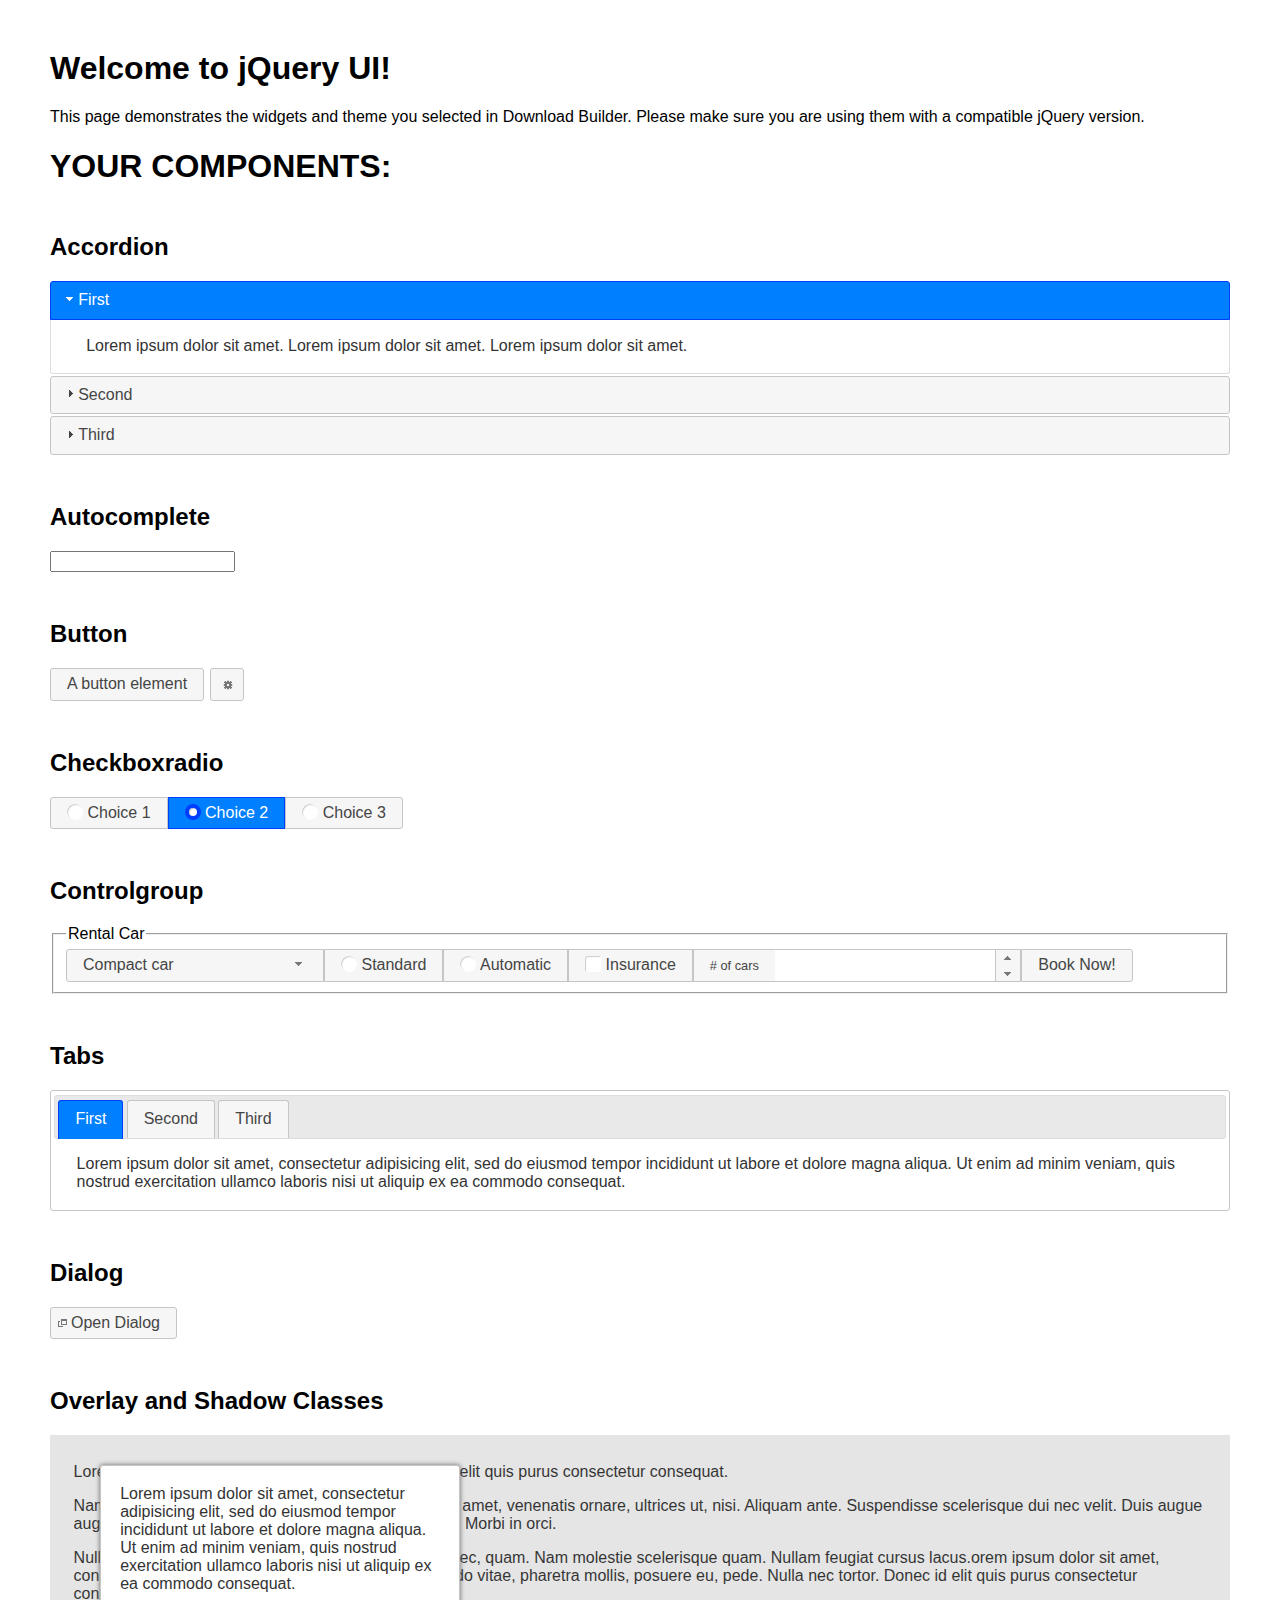
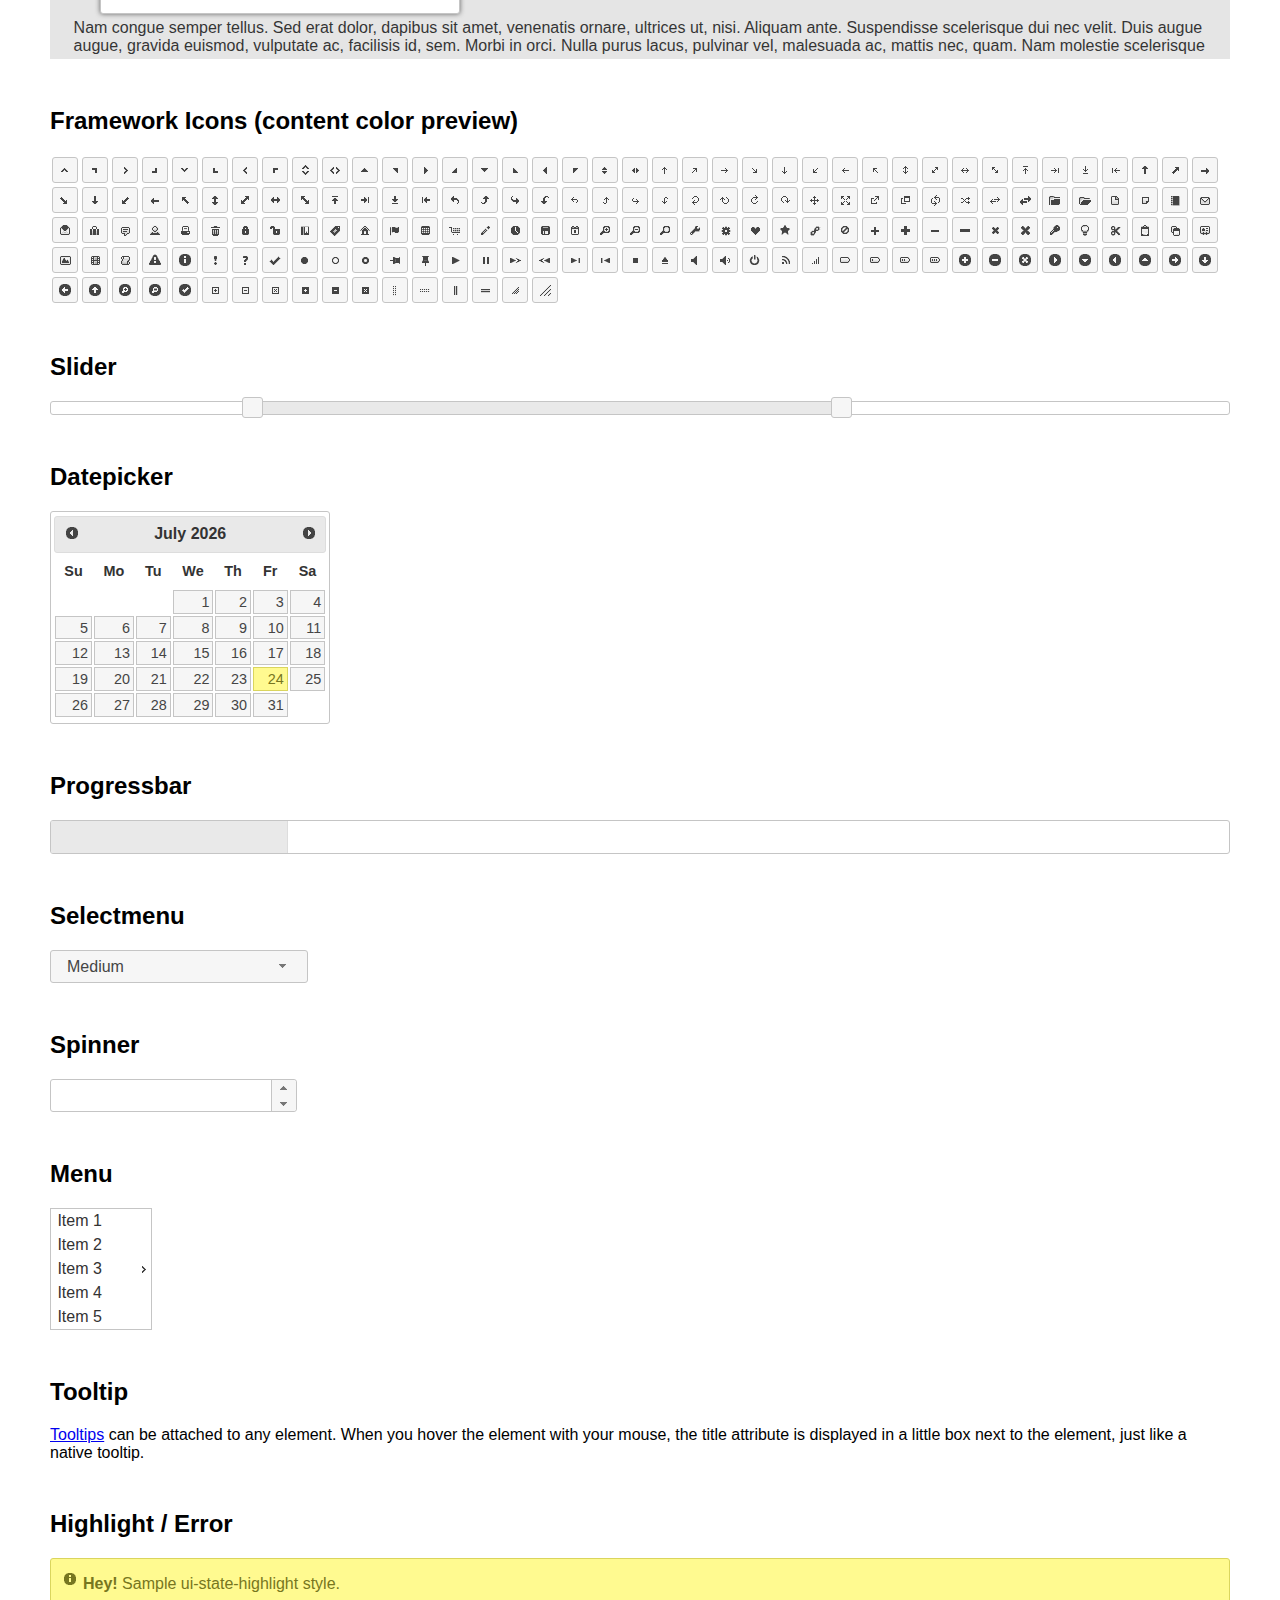
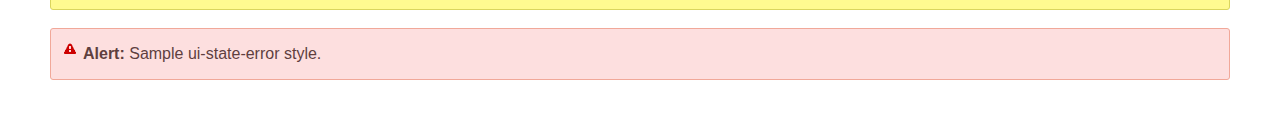
<file: public/vendors/jquery-ui/index.html>
<!doctype html>
<html lang="us">
<head>
	<meta charset="utf-8">
	<title>jQuery UI Example Page</title>
	<link href="jquery-ui.css" rel="stylesheet">
	<style>
	body{
		font-family: "Trebuchet MS", sans-serif;
		margin: 50px;
	}
	.demoHeaders {
		margin-top: 2em;
	}
	#dialog-link {
		padding: .4em 1em .4em 20px;
		text-decoration: none;
		position: relative;
	}
	#dialog-link span.ui-icon {
		margin: 0 5px 0 0;
		position: absolute;
		left: .2em;
		top: 50%;
		margin-top: -8px;
	}
	#icons {
		margin: 0;
		padding: 0;
	}
	#icons li {
		margin: 2px;
		position: relative;
		padding: 4px 0;
		cursor: pointer;
		float: left;
		list-style: none;
	}
	#icons span.ui-icon {
		float: left;
		margin: 0 4px;
	}
	.fakewindowcontain .ui-widget-overlay {
		position: absolute;
	}
	select {
		width: 200px;
	}
	</style>
</head>
<body>

<h1>Welcome to jQuery UI!</h1>

<div class="ui-widget">
	<p>This page demonstrates the widgets and theme you selected in Download Builder. Please make sure you are using them with a compatible jQuery version.</p>
</div>

<h1>YOUR COMPONENTS:</h1>


<!-- Accordion -->
<h2 class="demoHeaders">Accordion</h2>
<div id="accordion">
	<h3>First</h3>
	<div>Lorem ipsum dolor sit amet. Lorem ipsum dolor sit amet. Lorem ipsum dolor sit amet.</div>
	<h3>Second</h3>
	<div>Phasellus mattis tincidunt nibh.</div>
	<h3>Third</h3>
	<div>Nam dui erat, auctor a, dignissim quis.</div>
</div>



<!-- Autocomplete -->
<h2 class="demoHeaders">Autocomplete</h2>
<div>
	<input id="autocomplete" title="type &quot;a&quot;">
</div>



<!-- Button -->
<h2 class="demoHeaders">Button</h2>
<button id="button">A button element</button>
<button id="button-icon">An icon-only button</button>



<!-- Checkboxradio -->
<h2 class="demoHeaders">Checkboxradio</h2>
<form style="margin-top: 1em;">
	<div id="radioset">
		<input type="radio" id="radio1" name="radio"><label for="radio1">Choice 1</label>
		<input type="radio" id="radio2" name="radio" checked="checked"><label for="radio2">Choice 2</label>
		<input type="radio" id="radio3" name="radio"><label for="radio3">Choice 3</label>
	</div>
</form>



<!-- Controlgroup -->
<h2 class="demoHeaders">Controlgroup</h2>
<fieldset>
	<legend>Rental Car</legend>
	<div id="controlgroup">
		<select id="car-type">
			<option>Compact car</option>
			<option>Midsize car</option>
			<option>Full size car</option>
			<option>SUV</option>
			<option>Luxury</option>
			<option>Truck</option>
			<option>Van</option>
		</select>
		<label for="transmission-standard">Standard</label>
		<input type="radio" name="transmission" id="transmission-standard">
		<label for="transmission-automatic">Automatic</label>
		<input type="radio" name="transmission" id="transmission-automatic">
		<label for="insurance">Insurance</label>
		<input type="checkbox" name="insurance" id="insurance">
		<label for="horizontal-spinner" class="ui-controlgroup-label"># of cars</label>
		<input id="horizontal-spinner" class="ui-spinner-input">
		<button>Book Now!</button>
	</div>
</fieldset>



<!-- Tabs -->
<h2 class="demoHeaders">Tabs</h2>
<div id="tabs">
	<ul>
		<li><a href="#tabs-1">First</a></li>
		<li><a href="#tabs-2">Second</a></li>
		<li><a href="#tabs-3">Third</a></li>
	</ul>
	<div id="tabs-1">Lorem ipsum dolor sit amet, consectetur adipisicing elit, sed do eiusmod tempor incididunt ut labore et dolore magna aliqua. Ut enim ad minim veniam, quis nostrud exercitation ullamco laboris nisi ut aliquip ex ea commodo consequat.</div>
	<div id="tabs-2">Phasellus mattis tincidunt nibh. Cras orci urna, blandit id, pretium vel, aliquet ornare, felis. Maecenas scelerisque sem non nisl. Fusce sed lorem in enim dictum bibendum.</div>
	<div id="tabs-3">Nam dui erat, auctor a, dignissim quis, sollicitudin eu, felis. Pellentesque nisi urna, interdum eget, sagittis et, consequat vestibulum, lacus. Mauris porttitor ullamcorper augue.</div>
</div>



<h2 class="demoHeaders">Dialog</h2>
<p>
	<button id="dialog-link" class="ui-button ui-corner-all ui-widget">
		<span class="ui-icon ui-icon-newwin"></span>Open Dialog
	</button>
</p>

<h2 class="demoHeaders">Overlay and Shadow Classes</h2>
<div style="position: relative; width: 96%; height: 200px; padding:1% 2%; overflow:hidden;" class="fakewindowcontain">
	<p>Lorem ipsum dolor sit amet,  Nulla nec tortor. Donec id elit quis purus consectetur consequat. </p><p>Nam congue semper tellus. Sed erat dolor, dapibus sit amet, venenatis ornare, ultrices ut, nisi. Aliquam ante. Suspendisse scelerisque dui nec velit. Duis augue augue, gravida euismod, vulputate ac, facilisis id, sem. Morbi in orci. </p><p>Nulla purus lacus, pulvinar vel, malesuada ac, mattis nec, quam. Nam molestie scelerisque quam. Nullam feugiat cursus lacus.orem ipsum dolor sit amet, consectetur adipiscing elit. Donec libero risus, commodo vitae, pharetra mollis, posuere eu, pede. Nulla nec tortor. Donec id elit quis purus consectetur consequat. </p><p>Nam congue semper tellus. Sed erat dolor, dapibus sit amet, venenatis ornare, ultrices ut, nisi. Aliquam ante. Suspendisse scelerisque dui nec velit. Duis augue augue, gravida euismod, vulputate ac, facilisis id, sem. Morbi in orci. Nulla purus lacus, pulvinar vel, malesuada ac, mattis nec, quam. Nam molestie scelerisque quam. </p><p>Nullam feugiat cursus lacus.orem ipsum dolor sit amet, consectetur adipiscing elit. Donec libero risus, commodo vitae, pharetra mollis, posuere eu, pede. Nulla nec tortor. Donec id elit quis purus consectetur consequat. Nam congue semper tellus. Sed erat dolor, dapibus sit amet, venenatis ornare, ultrices ut, nisi. Aliquam ante. </p><p>Suspendisse scelerisque dui nec velit. Duis augue augue, gravida euismod, vulputate ac, facilisis id, sem. Morbi in orci. Nulla purus lacus, pulvinar vel, malesuada ac, mattis nec, quam. Nam molestie scelerisque quam. Nullam feugiat cursus lacus.orem ipsum dolor sit amet, consectetur adipiscing elit. Donec libero risus, commodo vitae, pharetra mollis, posuere eu, pede. Nulla nec tortor. Donec id elit quis purus consectetur consequat. Nam congue semper tellus. Sed erat dolor, dapibus sit amet, venenatis ornare, ultrices ut, nisi. </p>

	<!-- ui-dialog -->
	<div class="ui-widget-overlay ui-front"></div>
	<div style="position: absolute; width: 320px; left: 50px; top: 30px; padding: 1.2em" class="ui-widget ui-front ui-widget-content ui-corner-all ui-widget-shadow">
		Lorem ipsum dolor sit amet, consectetur adipisicing elit, sed do eiusmod tempor incididunt ut labore et dolore magna aliqua. Ut enim ad minim veniam, quis nostrud exercitation ullamco laboris nisi ut aliquip ex ea commodo consequat.
	</div>

</div>

<!-- ui-dialog -->
<div id="dialog" title="Dialog Title">
	<p>Lorem ipsum dolor sit amet, consectetur adipisicing elit, sed do eiusmod tempor incididunt ut labore et dolore magna aliqua. Ut enim ad minim veniam, quis nostrud exercitation ullamco laboris nisi ut aliquip ex ea commodo consequat.</p>
</div>



<h2 class="demoHeaders">Framework Icons (content color preview)</h2>
<ul id="icons" class="ui-widget ui-helper-clearfix">
	<li class="ui-state-default ui-corner-all" title=".ui-icon-caret-1-n"><span class="ui-icon ui-icon-caret-1-n"></span></li>
	<li class="ui-state-default ui-corner-all" title=".ui-icon-caret-1-ne"><span class="ui-icon ui-icon-caret-1-ne"></span></li>
	<li class="ui-state-default ui-corner-all" title=".ui-icon-caret-1-e"><span class="ui-icon ui-icon-caret-1-e"></span></li>
	<li class="ui-state-default ui-corner-all" title=".ui-icon-caret-1-se"><span class="ui-icon ui-icon-caret-1-se"></span></li>
	<li class="ui-state-default ui-corner-all" title=".ui-icon-caret-1-s"><span class="ui-icon ui-icon-caret-1-s"></span></li>
	<li class="ui-state-default ui-corner-all" title=".ui-icon-caret-1-sw"><span class="ui-icon ui-icon-caret-1-sw"></span></li>
	<li class="ui-state-default ui-corner-all" title=".ui-icon-caret-1-w"><span class="ui-icon ui-icon-caret-1-w"></span></li>
	<li class="ui-state-default ui-corner-all" title=".ui-icon-caret-1-nw"><span class="ui-icon ui-icon-caret-1-nw"></span></li>
	<li class="ui-state-default ui-corner-all" title=".ui-icon-caret-2-n-s"><span class="ui-icon ui-icon-caret-2-n-s"></span></li>
	<li class="ui-state-default ui-corner-all" title=".ui-icon-caret-2-e-w"><span class="ui-icon ui-icon-caret-2-e-w"></span></li>
	<li class="ui-state-default ui-corner-all" title=".ui-icon-triangle-1-n"><span class="ui-icon ui-icon-triangle-1-n"></span></li>
	<li class="ui-state-default ui-corner-all" title=".ui-icon-triangle-1-ne"><span class="ui-icon ui-icon-triangle-1-ne"></span></li>
	<li class="ui-state-default ui-corner-all" title=".ui-icon-triangle-1-e"><span class="ui-icon ui-icon-triangle-1-e"></span></li>
	<li class="ui-state-default ui-corner-all" title=".ui-icon-triangle-1-se"><span class="ui-icon ui-icon-triangle-1-se"></span></li>
	<li class="ui-state-default ui-corner-all" title=".ui-icon-triangle-1-s"><span class="ui-icon ui-icon-triangle-1-s"></span></li>
	<li class="ui-state-default ui-corner-all" title=".ui-icon-triangle-1-sw"><span class="ui-icon ui-icon-triangle-1-sw"></span></li>
	<li class="ui-state-default ui-corner-all" title=".ui-icon-triangle-1-w"><span class="ui-icon ui-icon-triangle-1-w"></span></li>
	<li class="ui-state-default ui-corner-all" title=".ui-icon-triangle-1-nw"><span class="ui-icon ui-icon-triangle-1-nw"></span></li>
	<li class="ui-state-default ui-corner-all" title=".ui-icon-triangle-2-n-s"><span class="ui-icon ui-icon-triangle-2-n-s"></span></li>
	<li class="ui-state-default ui-corner-all" title=".ui-icon-triangle-2-e-w"><span class="ui-icon ui-icon-triangle-2-e-w"></span></li>
	<li class="ui-state-default ui-corner-all" title=".ui-icon-arrow-1-n"><span class="ui-icon ui-icon-arrow-1-n"></span></li>
	<li class="ui-state-default ui-corner-all" title=".ui-icon-arrow-1-ne"><span class="ui-icon ui-icon-arrow-1-ne"></span></li>
	<li class="ui-state-default ui-corner-all" title=".ui-icon-arrow-1-e"><span class="ui-icon ui-icon-arrow-1-e"></span></li>
	<li class="ui-state-default ui-corner-all" title=".ui-icon-arrow-1-se"><span class="ui-icon ui-icon-arrow-1-se"></span></li>
	<li class="ui-state-default ui-corner-all" title=".ui-icon-arrow-1-s"><span class="ui-icon ui-icon-arrow-1-s"></span></li>
	<li class="ui-state-default ui-corner-all" title=".ui-icon-arrow-1-sw"><span class="ui-icon ui-icon-arrow-1-sw"></span></li>
	<li class="ui-state-default ui-corner-all" title=".ui-icon-arrow-1-w"><span class="ui-icon ui-icon-arrow-1-w"></span></li>
	<li class="ui-state-default ui-corner-all" title=".ui-icon-arrow-1-nw"><span class="ui-icon ui-icon-arrow-1-nw"></span></li>
	<li class="ui-state-default ui-corner-all" title=".ui-icon-arrow-2-n-s"><span class="ui-icon ui-icon-arrow-2-n-s"></span></li>
	<li class="ui-state-default ui-corner-all" title=".ui-icon-arrow-2-ne-sw"><span class="ui-icon ui-icon-arrow-2-ne-sw"></span></li>
	<li class="ui-state-default ui-corner-all" title=".ui-icon-arrow-2-e-w"><span class="ui-icon ui-icon-arrow-2-e-w"></span></li>
	<li class="ui-state-default ui-corner-all" title=".ui-icon-arrow-2-se-nw"><span class="ui-icon ui-icon-arrow-2-se-nw"></span></li>
	<li class="ui-state-default ui-corner-all" title=".ui-icon-arrowstop-1-n"><span class="ui-icon ui-icon-arrowstop-1-n"></span></li>
	<li class="ui-state-default ui-corner-all" title=".ui-icon-arrowstop-1-e"><span class="ui-icon ui-icon-arrowstop-1-e"></span></li>
	<li class="ui-state-default ui-corner-all" title=".ui-icon-arrowstop-1-s"><span class="ui-icon ui-icon-arrowstop-1-s"></span></li>
	<li class="ui-state-default ui-corner-all" title=".ui-icon-arrowstop-1-w"><span class="ui-icon ui-icon-arrowstop-1-w"></span></li>
	<li class="ui-state-default ui-corner-all" title=".ui-icon-arrowthick-1-n"><span class="ui-icon ui-icon-arrowthick-1-n"></span></li>
	<li class="ui-state-default ui-corner-all" title=".ui-icon-arrowthick-1-ne"><span class="ui-icon ui-icon-arrowthick-1-ne"></span></li>
	<li class="ui-state-default ui-corner-all" title=".ui-icon-arrowthick-1-e"><span class="ui-icon ui-icon-arrowthick-1-e"></span></li>
	<li class="ui-state-default ui-corner-all" title=".ui-icon-arrowthick-1-se"><span class="ui-icon ui-icon-arrowthick-1-se"></span></li>
	<li class="ui-state-default ui-corner-all" title=".ui-icon-arrowthick-1-s"><span class="ui-icon ui-icon-arrowthick-1-s"></span></li>
	<li class="ui-state-default ui-corner-all" title=".ui-icon-arrowthick-1-sw"><span class="ui-icon ui-icon-arrowthick-1-sw"></span></li>
	<li class="ui-state-default ui-corner-all" title=".ui-icon-arrowthick-1-w"><span class="ui-icon ui-icon-arrowthick-1-w"></span></li>
	<li class="ui-state-default ui-corner-all" title=".ui-icon-arrowthick-1-nw"><span class="ui-icon ui-icon-arrowthick-1-nw"></span></li>
	<li class="ui-state-default ui-corner-all" title=".ui-icon-arrowthick-2-n-s"><span class="ui-icon ui-icon-arrowthick-2-n-s"></span></li>
	<li class="ui-state-default ui-corner-all" title=".ui-icon-arrowthick-2-ne-sw"><span class="ui-icon ui-icon-arrowthick-2-ne-sw"></span></li>
	<li class="ui-state-default ui-corner-all" title=".ui-icon-arrowthick-2-e-w"><span class="ui-icon ui-icon-arrowthick-2-e-w"></span></li>
	<li class="ui-state-default ui-corner-all" title=".ui-icon-arrowthick-2-se-nw"><span class="ui-icon ui-icon-arrowthick-2-se-nw"></span></li>
	<li class="ui-state-default ui-corner-all" title=".ui-icon-arrowthickstop-1-n"><span class="ui-icon ui-icon-arrowthickstop-1-n"></span></li>
	<li class="ui-state-default ui-corner-all" title=".ui-icon-arrowthickstop-1-e"><span class="ui-icon ui-icon-arrowthickstop-1-e"></span></li>
	<li class="ui-state-default ui-corner-all" title=".ui-icon-arrowthickstop-1-s"><span class="ui-icon ui-icon-arrowthickstop-1-s"></span></li>
	<li class="ui-state-default ui-corner-all" title=".ui-icon-arrowthickstop-1-w"><span class="ui-icon ui-icon-arrowthickstop-1-w"></span></li>
	<li class="ui-state-default ui-corner-all" title=".ui-icon-arrowreturnthick-1-w"><span class="ui-icon ui-icon-arrowreturnthick-1-w"></span></li>
	<li class="ui-state-default ui-corner-all" title=".ui-icon-arrowreturnthick-1-n"><span class="ui-icon ui-icon-arrowreturnthick-1-n"></span></li>
	<li class="ui-state-default ui-corner-all" title=".ui-icon-arrowreturnthick-1-e"><span class="ui-icon ui-icon-arrowreturnthick-1-e"></span></li>
	<li class="ui-state-default ui-corner-all" title=".ui-icon-arrowreturnthick-1-s"><span class="ui-icon ui-icon-arrowreturnthick-1-s"></span></li>
	<li class="ui-state-default ui-corner-all" title=".ui-icon-arrowreturn-1-w"><span class="ui-icon ui-icon-arrowreturn-1-w"></span></li>
	<li class="ui-state-default ui-corner-all" title=".ui-icon-arrowreturn-1-n"><span class="ui-icon ui-icon-arrowreturn-1-n"></span></li>
	<li class="ui-state-default ui-corner-all" title=".ui-icon-arrowreturn-1-e"><span class="ui-icon ui-icon-arrowreturn-1-e"></span></li>
	<li class="ui-state-default ui-corner-all" title=".ui-icon-arrowreturn-1-s"><span class="ui-icon ui-icon-arrowreturn-1-s"></span></li>
	<li class="ui-state-default ui-corner-all" title=".ui-icon-arrowrefresh-1-w"><span class="ui-icon ui-icon-arrowrefresh-1-w"></span></li>
	<li class="ui-state-default ui-corner-all" title=".ui-icon-arrowrefresh-1-n"><span class="ui-icon ui-icon-arrowrefresh-1-n"></span></li>
	<li class="ui-state-default ui-corner-all" title=".ui-icon-arrowrefresh-1-e"><span class="ui-icon ui-icon-arrowrefresh-1-e"></span></li>
	<li class="ui-state-default ui-corner-all" title=".ui-icon-arrowrefresh-1-s"><span class="ui-icon ui-icon-arrowrefresh-1-s"></span></li>
	<li class="ui-state-default ui-corner-all" title=".ui-icon-arrow-4"><span class="ui-icon ui-icon-arrow-4"></span></li>
	<li class="ui-state-default ui-corner-all" title=".ui-icon-arrow-4-diag"><span class="ui-icon ui-icon-arrow-4-diag"></span></li>
	<li class="ui-state-default ui-corner-all" title=".ui-icon-extlink"><span class="ui-icon ui-icon-extlink"></span></li>
	<li class="ui-state-default ui-corner-all" title=".ui-icon-newwin"><span class="ui-icon ui-icon-newwin"></span></li>
	<li class="ui-state-default ui-corner-all" title=".ui-icon-refresh"><span class="ui-icon ui-icon-refresh"></span></li>
	<li class="ui-state-default ui-corner-all" title=".ui-icon-shuffle"><span class="ui-icon ui-icon-shuffle"></span></li>
	<li class="ui-state-default ui-corner-all" title=".ui-icon-transfer-e-w"><span class="ui-icon ui-icon-transfer-e-w"></span></li>
	<li class="ui-state-default ui-corner-all" title=".ui-icon-transferthick-e-w"><span class="ui-icon ui-icon-transferthick-e-w"></span></li>
	<li class="ui-state-default ui-corner-all" title=".ui-icon-folder-collapsed"><span class="ui-icon ui-icon-folder-collapsed"></span></li>
	<li class="ui-state-default ui-corner-all" title=".ui-icon-folder-open"><span class="ui-icon ui-icon-folder-open"></span></li>
	<li class="ui-state-default ui-corner-all" title=".ui-icon-document"><span class="ui-icon ui-icon-document"></span></li>
	<li class="ui-state-default ui-corner-all" title=".ui-icon-document-b"><span class="ui-icon ui-icon-document-b"></span></li>
	<li class="ui-state-default ui-corner-all" title=".ui-icon-note"><span class="ui-icon ui-icon-note"></span></li>
	<li class="ui-state-default ui-corner-all" title=".ui-icon-mail-closed"><span class="ui-icon ui-icon-mail-closed"></span></li>
	<li class="ui-state-default ui-corner-all" title=".ui-icon-mail-open"><span class="ui-icon ui-icon-mail-open"></span></li>
	<li class="ui-state-default ui-corner-all" title=".ui-icon-suitcase"><span class="ui-icon ui-icon-suitcase"></span></li>
	<li class="ui-state-default ui-corner-all" title=".ui-icon-comment"><span class="ui-icon ui-icon-comment"></span></li>
	<li class="ui-state-default ui-corner-all" title=".ui-icon-person"><span class="ui-icon ui-icon-person"></span></li>
	<li class="ui-state-default ui-corner-all" title=".ui-icon-print"><span class="ui-icon ui-icon-print"></span></li>
	<li class="ui-state-default ui-corner-all" title=".ui-icon-trash"><span class="ui-icon ui-icon-trash"></span></li>
	<li class="ui-state-default ui-corner-all" title=".ui-icon-locked"><span class="ui-icon ui-icon-locked"></span></li>
	<li class="ui-state-default ui-corner-all" title=".ui-icon-unlocked"><span class="ui-icon ui-icon-unlocked"></span></li>
	<li class="ui-state-default ui-corner-all" title=".ui-icon-bookmark"><span class="ui-icon ui-icon-bookmark"></span></li>
	<li class="ui-state-default ui-corner-all" title=".ui-icon-tag"><span class="ui-icon ui-icon-tag"></span></li>
	<li class="ui-state-default ui-corner-all" title=".ui-icon-home"><span class="ui-icon ui-icon-home"></span></li>
	<li class="ui-state-default ui-corner-all" title=".ui-icon-flag"><span class="ui-icon ui-icon-flag"></span></li>
	<li class="ui-state-default ui-corner-all" title=".ui-icon-calculator"><span class="ui-icon ui-icon-calculator"></span></li>
	<li class="ui-state-default ui-corner-all" title=".ui-icon-cart"><span class="ui-icon ui-icon-cart"></span></li>
	<li class="ui-state-default ui-corner-all" title=".ui-icon-pencil"><span class="ui-icon ui-icon-pencil"></span></li>
	<li class="ui-state-default ui-corner-all" title=".ui-icon-clock"><span class="ui-icon ui-icon-clock"></span></li>
	<li class="ui-state-default ui-corner-all" title=".ui-icon-disk"><span class="ui-icon ui-icon-disk"></span></li>
	<li class="ui-state-default ui-corner-all" title=".ui-icon-calendar"><span class="ui-icon ui-icon-calendar"></span></li>
	<li class="ui-state-default ui-corner-all" title=".ui-icon-zoomin"><span class="ui-icon ui-icon-zoomin"></span></li>
	<li class="ui-state-default ui-corner-all" title=".ui-icon-zoomout"><span class="ui-icon ui-icon-zoomout"></span></li>
	<li class="ui-state-default ui-corner-all" title=".ui-icon-search"><span class="ui-icon ui-icon-search"></span></li>
	<li class="ui-state-default ui-corner-all" title=".ui-icon-wrench"><span class="ui-icon ui-icon-wrench"></span></li>
	<li class="ui-state-default ui-corner-all" title=".ui-icon-gear"><span class="ui-icon ui-icon-gear"></span></li>
	<li class="ui-state-default ui-corner-all" title=".ui-icon-heart"><span class="ui-icon ui-icon-heart"></span></li>
	<li class="ui-state-default ui-corner-all" title=".ui-icon-star"><span class="ui-icon ui-icon-star"></span></li>
	<li class="ui-state-default ui-corner-all" title=".ui-icon-link"><span class="ui-icon ui-icon-link"></span></li>
	<li class="ui-state-default ui-corner-all" title=".ui-icon-cancel"><span class="ui-icon ui-icon-cancel"></span></li>
	<li class="ui-state-default ui-corner-all" title=".ui-icon-plus"><span class="ui-icon ui-icon-plus"></span></li>
	<li class="ui-state-default ui-corner-all" title=".ui-icon-plusthick"><span class="ui-icon ui-icon-plusthick"></span></li>
	<li class="ui-state-default ui-corner-all" title=".ui-icon-minus"><span class="ui-icon ui-icon-minus"></span></li>
	<li class="ui-state-default ui-corner-all" title=".ui-icon-minusthick"><span class="ui-icon ui-icon-minusthick"></span></li>
	<li class="ui-state-default ui-corner-all" title=".ui-icon-close"><span class="ui-icon ui-icon-close"></span></li>
	<li class="ui-state-default ui-corner-all" title=".ui-icon-closethick"><span class="ui-icon ui-icon-closethick"></span></li>
	<li class="ui-state-default ui-corner-all" title=".ui-icon-key"><span class="ui-icon ui-icon-key"></span></li>
	<li class="ui-state-default ui-corner-all" title=".ui-icon-lightbulb"><span class="ui-icon ui-icon-lightbulb"></span></li>
	<li class="ui-state-default ui-corner-all" title=".ui-icon-scissors"><span class="ui-icon ui-icon-scissors"></span></li>
	<li class="ui-state-default ui-corner-all" title=".ui-icon-clipboard"><span class="ui-icon ui-icon-clipboard"></span></li>
	<li class="ui-state-default ui-corner-all" title=".ui-icon-copy"><span class="ui-icon ui-icon-copy"></span></li>
	<li class="ui-state-default ui-corner-all" title=".ui-icon-contact"><span class="ui-icon ui-icon-contact"></span></li>
	<li class="ui-state-default ui-corner-all" title=".ui-icon-image"><span class="ui-icon ui-icon-image"></span></li>
	<li class="ui-state-default ui-corner-all" title=".ui-icon-video"><span class="ui-icon ui-icon-video"></span></li>
	<li class="ui-state-default ui-corner-all" title=".ui-icon-script"><span class="ui-icon ui-icon-script"></span></li>
	<li class="ui-state-default ui-corner-all" title=".ui-icon-alert"><span class="ui-icon ui-icon-alert"></span></li>
	<li class="ui-state-default ui-corner-all" title=".ui-icon-info"><span class="ui-icon ui-icon-info"></span></li>
	<li class="ui-state-default ui-corner-all" title=".ui-icon-notice"><span class="ui-icon ui-icon-notice"></span></li>
	<li class="ui-state-default ui-corner-all" title=".ui-icon-help"><span class="ui-icon ui-icon-help"></span></li>
	<li class="ui-state-default ui-corner-all" title=".ui-icon-check"><span class="ui-icon ui-icon-check"></span></li>
	<li class="ui-state-default ui-corner-all" title=".ui-icon-bullet"><span class="ui-icon ui-icon-bullet"></span></li>
	<li class="ui-state-default ui-corner-all" title=".ui-icon-radio-off"><span class="ui-icon ui-icon-radio-off"></span></li>
	<li class="ui-state-default ui-corner-all" title=".ui-icon-radio-on"><span class="ui-icon ui-icon-radio-on"></span></li>
	<li class="ui-state-default ui-corner-all" title=".ui-icon-pin-w"><span class="ui-icon ui-icon-pin-w"></span></li>
	<li class="ui-state-default ui-corner-all" title=".ui-icon-pin-s"><span class="ui-icon ui-icon-pin-s"></span></li>
	<li class="ui-state-default ui-corner-all" title=".ui-icon-play"><span class="ui-icon ui-icon-play"></span></li>
	<li class="ui-state-default ui-corner-all" title=".ui-icon-pause"><span class="ui-icon ui-icon-pause"></span></li>
	<li class="ui-state-default ui-corner-all" title=".ui-icon-seek-next"><span class="ui-icon ui-icon-seek-next"></span></li>
	<li class="ui-state-default ui-corner-all" title=".ui-icon-seek-prev"><span class="ui-icon ui-icon-seek-prev"></span></li>
	<li class="ui-state-default ui-corner-all" title=".ui-icon-seek-end"><span class="ui-icon ui-icon-seek-end"></span></li>
	<li class="ui-state-default ui-corner-all" title=".ui-icon-seek-first"><span class="ui-icon ui-icon-seek-first"></span></li>
	<li class="ui-state-default ui-corner-all" title=".ui-icon-stop"><span class="ui-icon ui-icon-stop"></span></li>
	<li class="ui-state-default ui-corner-all" title=".ui-icon-eject"><span class="ui-icon ui-icon-eject"></span></li>
	<li class="ui-state-default ui-corner-all" title=".ui-icon-volume-off"><span class="ui-icon ui-icon-volume-off"></span></li>
	<li class="ui-state-default ui-corner-all" title=".ui-icon-volume-on"><span class="ui-icon ui-icon-volume-on"></span></li>
	<li class="ui-state-default ui-corner-all" title=".ui-icon-power"><span class="ui-icon ui-icon-power"></span></li>
	<li class="ui-state-default ui-corner-all" title=".ui-icon-signal-diag"><span class="ui-icon ui-icon-signal-diag"></span></li>
	<li class="ui-state-default ui-corner-all" title=".ui-icon-signal"><span class="ui-icon ui-icon-signal"></span></li>
	<li class="ui-state-default ui-corner-all" title=".ui-icon-battery-0"><span class="ui-icon ui-icon-battery-0"></span></li>
	<li class="ui-state-default ui-corner-all" title=".ui-icon-battery-1"><span class="ui-icon ui-icon-battery-1"></span></li>
	<li class="ui-state-default ui-corner-all" title=".ui-icon-battery-2"><span class="ui-icon ui-icon-battery-2"></span></li>
	<li class="ui-state-default ui-corner-all" title=".ui-icon-battery-3"><span class="ui-icon ui-icon-battery-3"></span></li>
	<li class="ui-state-default ui-corner-all" title=".ui-icon-circle-plus"><span class="ui-icon ui-icon-circle-plus"></span></li>
	<li class="ui-state-default ui-corner-all" title=".ui-icon-circle-minus"><span class="ui-icon ui-icon-circle-minus"></span></li>
	<li class="ui-state-default ui-corner-all" title=".ui-icon-circle-close"><span class="ui-icon ui-icon-circle-close"></span></li>
	<li class="ui-state-default ui-corner-all" title=".ui-icon-circle-triangle-e"><span class="ui-icon ui-icon-circle-triangle-e"></span></li>
	<li class="ui-state-default ui-corner-all" title=".ui-icon-circle-triangle-s"><span class="ui-icon ui-icon-circle-triangle-s"></span></li>
	<li class="ui-state-default ui-corner-all" title=".ui-icon-circle-triangle-w"><span class="ui-icon ui-icon-circle-triangle-w"></span></li>
	<li class="ui-state-default ui-corner-all" title=".ui-icon-circle-triangle-n"><span class="ui-icon ui-icon-circle-triangle-n"></span></li>
	<li class="ui-state-default ui-corner-all" title=".ui-icon-circle-arrow-e"><span class="ui-icon ui-icon-circle-arrow-e"></span></li>
	<li class="ui-state-default ui-corner-all" title=".ui-icon-circle-arrow-s"><span class="ui-icon ui-icon-circle-arrow-s"></span></li>
	<li class="ui-state-default ui-corner-all" title=".ui-icon-circle-arrow-w"><span class="ui-icon ui-icon-circle-arrow-w"></span></li>
	<li class="ui-state-default ui-corner-all" title=".ui-icon-circle-arrow-n"><span class="ui-icon ui-icon-circle-arrow-n"></span></li>
	<li class="ui-state-default ui-corner-all" title=".ui-icon-circle-zoomin"><span class="ui-icon ui-icon-circle-zoomin"></span></li>
	<li class="ui-state-default ui-corner-all" title=".ui-icon-circle-zoomout"><span class="ui-icon ui-icon-circle-zoomout"></span></li>
	<li class="ui-state-default ui-corner-all" title=".ui-icon-circle-check"><span class="ui-icon ui-icon-circle-check"></span></li>
	<li class="ui-state-default ui-corner-all" title=".ui-icon-circlesmall-plus"><span class="ui-icon ui-icon-circlesmall-plus"></span></li>
	<li class="ui-state-default ui-corner-all" title=".ui-icon-circlesmall-minus"><span class="ui-icon ui-icon-circlesmall-minus"></span></li>
	<li class="ui-state-default ui-corner-all" title=".ui-icon-circlesmall-close"><span class="ui-icon ui-icon-circlesmall-close"></span></li>
	<li class="ui-state-default ui-corner-all" title=".ui-icon-squaresmall-plus"><span class="ui-icon ui-icon-squaresmall-plus"></span></li>
	<li class="ui-state-default ui-corner-all" title=".ui-icon-squaresmall-minus"><span class="ui-icon ui-icon-squaresmall-minus"></span></li>
	<li class="ui-state-default ui-corner-all" title=".ui-icon-squaresmall-close"><span class="ui-icon ui-icon-squaresmall-close"></span></li>
	<li class="ui-state-default ui-corner-all" title=".ui-icon-grip-dotted-vertical"><span class="ui-icon ui-icon-grip-dotted-vertical"></span></li>
	<li class="ui-state-default ui-corner-all" title=".ui-icon-grip-dotted-horizontal"><span class="ui-icon ui-icon-grip-dotted-horizontal"></span></li>
	<li class="ui-state-default ui-corner-all" title=".ui-icon-grip-solid-vertical"><span class="ui-icon ui-icon-grip-solid-vertical"></span></li>
	<li class="ui-state-default ui-corner-all" title=".ui-icon-grip-solid-horizontal"><span class="ui-icon ui-icon-grip-solid-horizontal"></span></li>
	<li class="ui-state-default ui-corner-all" title=".ui-icon-gripsmall-diagonal-se"><span class="ui-icon ui-icon-gripsmall-diagonal-se"></span></li>
	<li class="ui-state-default ui-corner-all" title=".ui-icon-grip-diagonal-se"><span class="ui-icon ui-icon-grip-diagonal-se"></span></li>
</ul>


<!-- Slider -->
<h2 class="demoHeaders">Slider</h2>
<div id="slider"></div>



<!-- Datepicker -->
<h2 class="demoHeaders">Datepicker</h2>
<div id="datepicker"></div>



<!-- Progressbar -->
<h2 class="demoHeaders">Progressbar</h2>
<div id="progressbar"></div>



<!-- Progressbar -->
<h2 class="demoHeaders">Selectmenu</h2>
<select id="selectmenu">
	<option>Slower</option>
	<option>Slow</option>
	<option selected="selected">Medium</option>
	<option>Fast</option>
	<option>Faster</option>
</select>



<!-- Spinner -->
<h2 class="demoHeaders">Spinner</h2>
<input id="spinner">



<!-- Menu -->
<h2 class="demoHeaders">Menu</h2>
<ul style="width:100px;" id="menu">
	<li><div>Item 1</div></li>
	<li><div>Item 2</div></li>
	<li><div>Item 3</div>
		<ul>
			<li><div>Item 3-1</div></li>
			<li><div>Item 3-2</div></li>
			<li><div>Item 3-3</div></li>
			<li><div>Item 3-4</div></li>
			<li><div>Item 3-5</div></li>
		</ul>
	</li>
	<li><div>Item 4</div></li>
	<li><div>Item 5</div></li>
</ul>



<!-- Tooltip -->
<h2 class="demoHeaders">Tooltip</h2>
<p id="tooltip">
	<a href="#" title="That&apos;s what this widget is">Tooltips</a> can be attached to any element. When you hover
the element with your mouse, the title attribute is displayed in a little box next to the element, just like a native tooltip.
</p>


<!-- Highlight / Error -->
<h2 class="demoHeaders">Highlight / Error</h2>
<div class="ui-widget">
	<div class="ui-state-highlight ui-corner-all" style="margin-top: 20px; padding: 0 .7em;">
		<p><span class="ui-icon ui-icon-info" style="float: left; margin-right: .3em;"></span>
		<strong>Hey!</strong> Sample ui-state-highlight style.</p>
	</div>
</div>
<br>
<div class="ui-widget">
	<div class="ui-state-error ui-corner-all" style="padding: 0 .7em;">
		<p><span class="ui-icon ui-icon-alert" style="float: left; margin-right: .3em;"></span>
		<strong>Alert:</strong> Sample ui-state-error style.</p>
	</div>
</div>

<script src="external/jquery/jquery.js"></script>
<script src="jquery-ui.js"></script>
<script>

$( "#accordion" ).accordion();



var availableTags = [
	"ActionScript",
	"AppleScript",
	"Asp",
	"BASIC",
	"C",
	"C++",
	"Clojure",
	"COBOL",
	"ColdFusion",
	"Erlang",
	"Fortran",
	"Groovy",
	"Haskell",
	"Java",
	"JavaScript",
	"Lisp",
	"Perl",
	"PHP",
	"Python",
	"Ruby",
	"Scala",
	"Scheme"
];
$( "#autocomplete" ).autocomplete({
	source: availableTags
});



$( "#button" ).button();
$( "#button-icon" ).button({
	icon: "ui-icon-gear",
	showLabel: false
});



$( "#radioset" ).buttonset();



$( "#controlgroup" ).controlgroup();



$( "#tabs" ).tabs();



$( "#dialog" ).dialog({
	autoOpen: false,
	width: 400,
	buttons: [
		{
			text: "Ok",
			click: function() {
				$( this ).dialog( "close" );
			}
		},
		{
			text: "Cancel",
			click: function() {
				$( this ).dialog( "close" );
			}
		}
	]
});

// Link to open the dialog
$( "#dialog-link" ).click(function( event ) {
	$( "#dialog" ).dialog( "open" );
	event.preventDefault();
});



$( "#datepicker" ).datepicker({
	inline: true
});



$( "#slider" ).slider({
	range: true,
	values: [ 17, 67 ]
});



$( "#progressbar" ).progressbar({
	value: 20
});



$( "#spinner" ).spinner();



$( "#menu" ).menu();



$( "#tooltip" ).tooltip();



$( "#selectmenu" ).selectmenu();


// Hover states on the static widgets
$( "#dialog-link, #icons li" ).hover(
	function() {
		$( this ).addClass( "ui-state-hover" );
	},
	function() {
		$( this ).removeClass( "ui-state-hover" );
	}
);
</script>
</body>
</html>
</file>
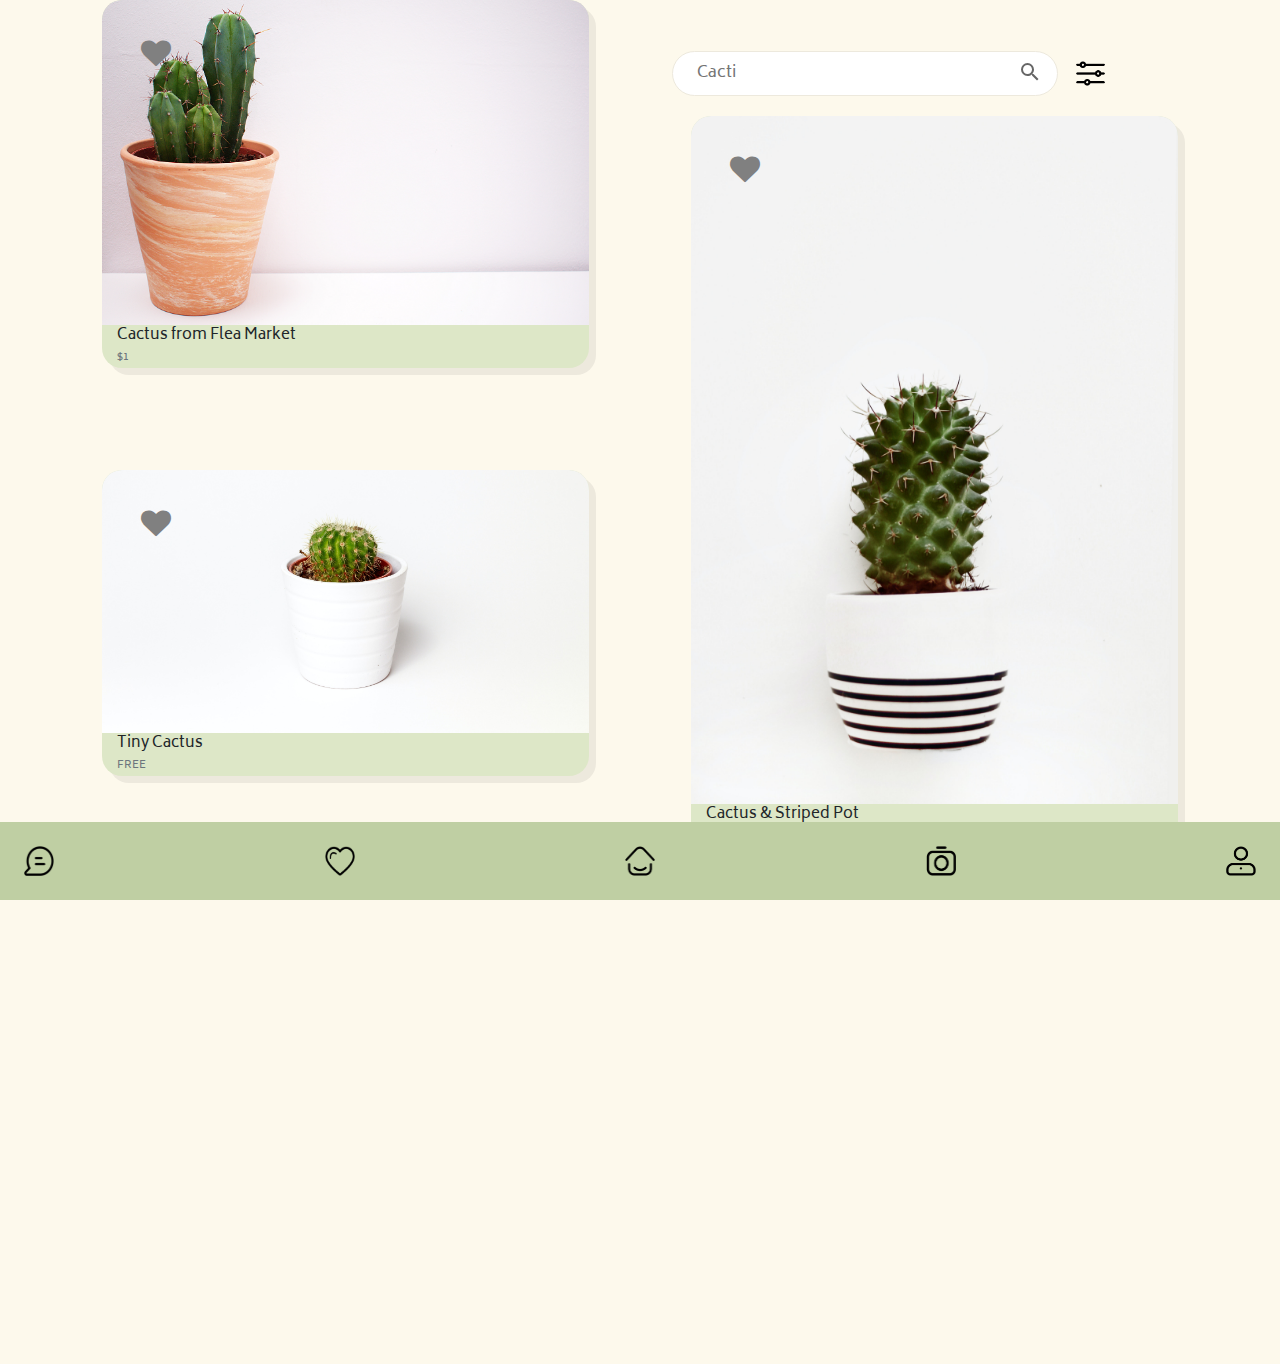
<file: public/cacti_browse.html>
<!DOCTYPE html>
<html>
  <head>
    <title>Browse Cacti</title>
    <link
    rel="stylesheet"
    href="https://maxcdn.bootstrapcdn.com/font-awesome/4.4.0/css/font-awesome.min.css"
    />
    <link
      rel="stylesheet"
      type="text/css"
      href="vendors/bootstrap/css/bootstrap.css"
    />
    <link rel="stylesheet" type="text/css" href="css/main.css" />
    <link
      rel="stylesheet"
      href="https://fonts.googleapis.com/css2?family=Biryani&family=Quicksand"
    />

    <script src="vendors/jquery/jquery-3.3.1.min.js"></script>
    <script src="vendors/jquery-ui/jquery-ui.min.js"></script>
    <script src="vendors/hammer/hammer.min.js"></script>
    <script src="vendors/hammer/jquery.hammer.js"></script>

    <meta name="viewport" content="width=device-width, initial-scale=1" />
    <meta name="viewport" content="width=device-width, user-scalable=no" />

    <style type="text/css">
      .L {
        width: 50vw;
      }
      .L {
        width: 50vw;
        float: left;
      }
      .l {
        margin-left: 8vw;
        clear: left;
        float: left;
      }
      .r {
        margin-right: 8vw;
        clear: right;
        float: right;
      }

      .menu {
        display: grid;
        margin-bottom: 8vw;
        border-radius: 20px;
        background-color: #dde7c7;
        width: 38vw;
        box-shadow: 7px 7px #ede9dd;
      }
      .menu img {
        border-top-left-radius: 20px;
        border-top-right-radius: 20px;
      }
      .menu h3 {
        padding-top: 15px;
        padding-left: 10px;
        font-size: 20px;
      }
      
      .ht {
        margin-top: -7vw;
        position: relative;
        top: 10vw;
        left: 3vw;

      }

      .ht {
        color: grey;
        font-size: 30px;
        float: right;
      }

      .ht.pink {
        color: #ecccff;
        float: right;
      }
    </style>
  </head>

  <body style="background-color: #fdf9ec; font-family: Biryani">
    <!-- CODEPEN.IO SEARCH BAR-->
    <div class="wrapper px-2" style="display: inline-block; height: 0px">
      <div class="searchBar">
        <input
          id="searchQueryInput"
          type="text"
          name="searchQueryInput"
          placeholder="Cacti"
          value=""
        />
        <a href="browse">
          <button
            id="searchQuerySubmit"
            type="submit"
            name="searchQuerySubmit"
            style="margin-right: 15px; margin-top: 6px"
          >
            <svg style="width: 24px; height: 24px" viewBox="0 0 24 24">
              <path
                fill="#666666"
                d="M9.5,3A6.5,6.5 0 0,1 16,9.5C16,11.11 15.41,12.59 14.44,13.73L14.71,14H15.5L20.5,19L19,20.5L14,15.5V14.71L13.73,14.44C12.59,15.41 11.11,16 9.5,16A6.5,6.5 0 0,1 3,9.5A6.5,6.5 0 0,1 9.5,3M9.5,5C7,5 5,7 5,9.5C5,12 7,14 9.5,14C12,14 14,12 14,9.5C14,7 12,5 9.5,5Z"
              />
            </svg>
          </button>
        </a>
        <img
          src="images/filter.png"
          width="35"
          height="35"
          style="left: 110px"
        />
      </div>
    </div>
    <!-- CODEPEN.IO SEARCH BAR END-->

    <div class="L">
      <div class="menu l">
        <i class="fa fa-heart ht clickable"></i>
        <img src="browsed_images/cactis/c1.jpg
        " width="100%" />
        <p class="card-text" id="price" style="margin-left: 15px;">Cactus from Flea Market</p>
        <p class="card-text" style="margin-left: 15px;">
          <small class="text-muted">$1</small>
      </div>
      <div class="menu l">
        <i class="fa fa-heart ht clickable"></i>
        <img src="browsed_images/cactis/c3.jpg
        " width="100%" />
        <p class="card-text" id="price" style="margin-left: 15px;">Tiny Cactus</p>
        <p class="card-text" style="margin-left: 15px;">
          <small class="text-muted">FREE</small>
      </div>
    </div>

    <div class="R">
      <div class="menu r">
        <i class="fa fa-heart ht clickable"></i>
        <img src="browsed_images/cactis/c2.jpg
        " width="100%" />
        <p class="card-text" id="price" style="margin-left: 15px;">Cactus & Striped Pot</p>
        <p class="card-text" style="margin-left: 15px;">
          <small class="text-muted">FREE</small>
      </div>
    </div>


    <br><br><br><br><br><br><br><br>
    <br><br><br><br><br><br><br><br>
    <br><br><br><br><br><br><br><br>
    <br><br><br><br><br><br><br><br>
    <br><br><br><br><br><br><br><br>
    <br><br><br><br><br><br><br><br>

    <!-- NAVBAR -->
    <nav
      class="navbar fixed-bottom navbar-light"
      style="background-color: #bfcfa3"
    >
      <a class="nav-item mx-2 my-3" href="/chat">
        <img
          src="iconfolder/message-icon.png"
          width="30"
          height="30"
          class="d-inline-block align-top clickable"
        />
      </a>
      <a class="nav-item mx-2 my-3" href="/liked">
        <img
          src="iconfolder/heart-icon.png"
          width="30"
          height="30"
          class="d-inline-block align-top clickable"
        />
      </a>
      <a class="nav-item mx-2 my-3" href="/">
        <img
          src="iconfolder/home-icon.png"
          width="30"
          height="30"
          class="d-inline-block align-top clickable"
        />
      </a>
      <a class="nav-item mx-2 my-3" href="/sell">
        <img
          src="iconfolder/camera-icon.png"
          width="30"
          height="30"
          class="d-inline-block align-top clickable"
        />
      </a>
      <a class="nav-item mx-2 my-3" href="/profile">
        <img
          src="iconfolder/profile-icon.png"
          width="30"
          height="30"
          class="d-inline-block align-top clickable"
        />
      </a>
    </nav>
    <br>
    <br>
    <br>
    <br>

    <script>
      (function () {
        const hearts = document.getElementsByClassName('ht');
        for (let i = 0; i < hearts.length; i++) {
          hearts[i].addEventListener('click', function () {
            hearts[i].classList.toggle('pink');
          });
        }
      })();
    </script>
  </body>
</html>
</file>
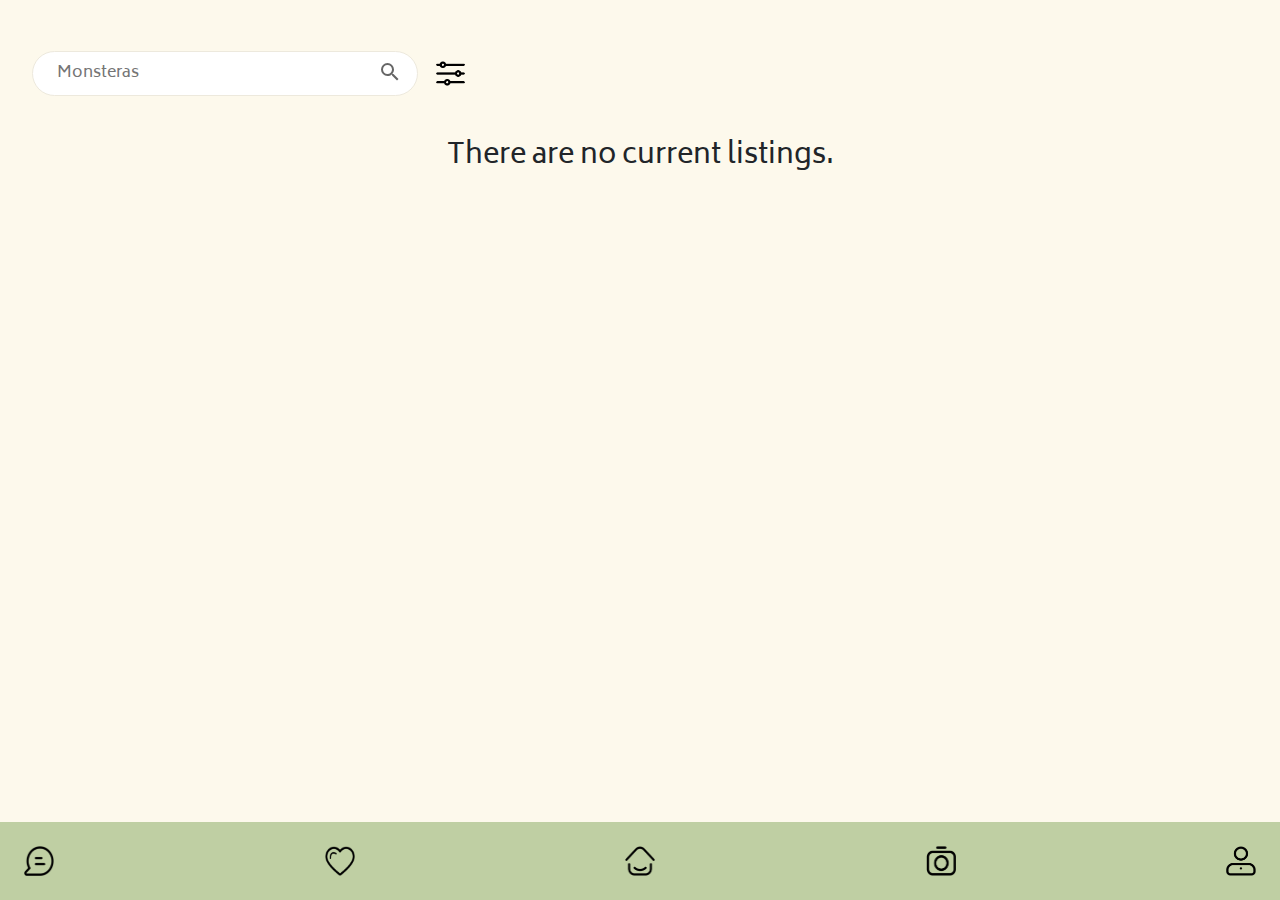
<file: public/monsteras_browse.html>
<!DOCTYPE html>
<html>
  <head>
    <title>Browse Monsteras</title>

    <link
      rel="stylesheet"
      type="text/css"
      href="vendors/bootstrap/css/bootstrap.css"
    />
    <link rel="stylesheet" type="text/css" href="css/main.css" />
    <link
      rel="stylesheet"
      href="https://fonts.googleapis.com/css2?family=Biryani&family=Quicksand"
    />

    <script src="vendors/jquery/jquery-3.3.1.min.js"></script>
    <script src="vendors/jquery-ui/jquery-ui.min.js"></script>
    <script src="vendors/hammer/hammer.min.js"></script>
    <script src="vendors/hammer/jquery.hammer.js"></script>

    <meta name="viewport" content="width=device-width, initial-scale=1" />
    <meta name="viewport" content="width=device-width, user-scalable=no" />

    <style type="text/css">
      .L {
        width: 50vw;
      }
      .L {
        width: 50vw;
        float: left;
      }
      .l {
        margin-left: 8vw;
        clear: left;
        float: left;
      }
      .r {
        margin-right: 8vw;
        clear: right;
        float: right;
      }

      .menu {
        display: grid;
        margin-bottom: 8vw;
        border-radius: 20px;
        background-color: #dde7c7;
        width: 38vw;
        box-shadow: 7px 7px #ede9dd;
      }
      .menu img {
        border-top-left-radius: 20px;
        border-top-right-radius: 20px;
      }
      .menu h3 {
        padding-top: 15px;
        padding-left: 10px;
        font-size: 20px;
      }
    </style>
  </head>

  <body style="background-color: #fdf9ec; font-family: Biryani">
    <!-- CODEPEN.IO SEARCH BAR-->
    <div class="wrapper px-2" style="display: inline-block; height: 0px">
      <div class="searchBar">
        <input
          id="searchQueryInput"
          type="text"
          name="searchQueryInput"
          placeholder="Monsteras"
          value=""
        />
        <a href="browse">
          <button
            id="searchQuerySubmit"
            type="submit"
            name="searchQuerySubmit"
            style="margin-right: 15px; margin-top: 6px"
          >
            <svg style="width: 24px; height: 24px" viewBox="0 0 24 24">
              <path
                fill="#666666"
                d="M9.5,3A6.5,6.5 0 0,1 16,9.5C16,11.11 15.41,12.59 14.44,13.73L14.71,14H15.5L20.5,19L19,20.5L14,15.5V14.71L13.73,14.44C12.59,15.41 11.11,16 9.5,16A6.5,6.5 0 0,1 3,9.5A6.5,6.5 0 0,1 9.5,3M9.5,5C7,5 5,7 5,9.5C5,12 7,14 9.5,14C12,14 14,12 14,9.5C14,7 12,5 9.5,5Z"
              />
            </svg>
          </button>
        </a>
        <img
          src="images/filter.png"
          width="35"
          height="35"
          style="left: 110px"
        />
      </div>
    </div>
    <!-- CODEPEN.IO SEARCH BAR END-->

    <br><br>
    <h3 style="text-align: center;">
        There are no current listings.
    </h3>



    <!-- NAVBAR -->
    <nav
      class="navbar fixed-bottom navbar-light"
      style="background-color: #bfcfa3"
    >
      <a class="nav-item mx-2 my-3" href="/chat">
        <img
          src="iconfolder/message-icon.png"
          width="30"
          height="30"
          class="d-inline-block align-top clickable"
        />
      </a>
      <a class="nav-item mx-2 my-3" href="/liked">
        <img
          src="iconfolder/heart-icon.png"
          width="30"
          height="30"
          class="d-inline-block align-top clickable"
        />
      </a>
      <a class="nav-item mx-2 my-3" href="/">
        <img
          src="iconfolder/home-icon.png"
          width="30"
          height="30"
          class="d-inline-block align-top clickable"
        />
      </a>
      <a class="nav-item mx-2 my-3" href="/sell">
        <img
          src="iconfolder/camera-icon.png"
          width="30"
          height="30"
          class="d-inline-block align-top clickable"
        />
      </a>
      <a class="nav-item mx-2 my-3" href="/profile">
        <img
          src="iconfolder/profile-icon.png"
          width="30"
          height="30"
          class="d-inline-block align-top clickable"
        />
      </a>
    </nav>

    <script></script>
  </body>
</html>
</file>
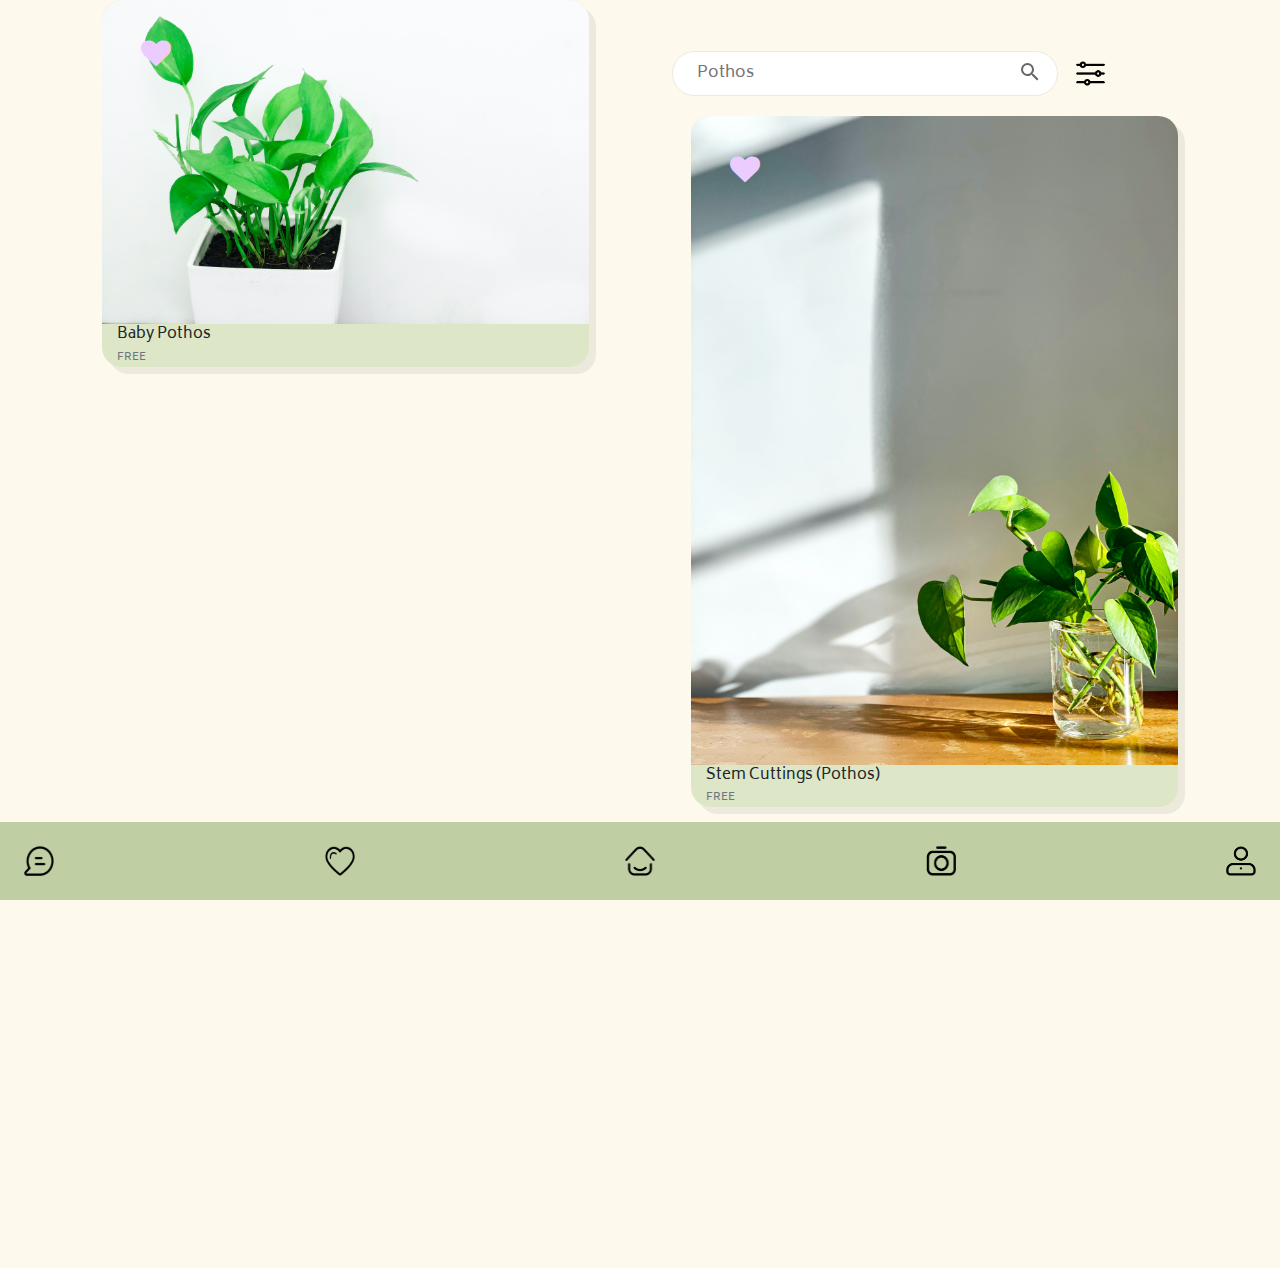
<file: public/potho_browse.html>
<!DOCTYPE html>
<html>
  <head>
    <title>Browse Pothos</title>
    <link
    rel="stylesheet"
    href="https://maxcdn.bootstrapcdn.com/font-awesome/4.4.0/css/font-awesome.min.css"
    />
    <link
      rel="stylesheet"
      type="text/css"
      href="vendors/bootstrap/css/bootstrap.css"
    />
    <link rel="stylesheet" type="text/css" href="css/main.css" />
    <link
      rel="stylesheet"
      href="https://fonts.googleapis.com/css2?family=Biryani&family=Quicksand"
    />

    <script src="vendors/jquery/jquery-3.3.1.min.js"></script>
    <script src="vendors/jquery-ui/jquery-ui.min.js"></script>
    <script src="vendors/hammer/hammer.min.js"></script>
    <script src="vendors/hammer/jquery.hammer.js"></script>

    <meta name="viewport" content="width=device-width, initial-scale=1" />
    <meta name="viewport" content="width=device-width, user-scalable=no" />

    <style type="text/css">
      .L {
        width: 50vw;
      }
      .L {
        width: 50vw;
        float: left;
      }
      .l {
        margin-left: 8vw;
        clear: left;
        float: left;
      }
      .r {
        margin-right: 8vw;
        clear: right;
        float: right;
      }

      .menu {
        display: grid;
        margin-bottom: 8vw;
        border-radius: 20px;
        background-color: #dde7c7;
        width: 38vw;
        box-shadow: 7px 7px #ede9dd;
      }
      .menu img {
        border-top-left-radius: 20px;
        border-top-right-radius: 20px;
      }
      .menu h3 {
        padding-top: 15px;
        padding-left: 10px;
        font-size: 20px;
      }
    </style>
  </head>

  <body style="background-color: #fdf9ec; font-family: Biryani">
    <!-- CODEPEN.IO SEARCH BAR-->
    <div class="wrapper px-2" style="display: inline-block; height: 0px">
      <div class="searchBar">
        <input
          id="searchQueryInput"
          type="text"
          name="searchQueryInput"
          placeholder="Pothos"
          value=""
        />
        <a href="browse">
          <button
            id="searchQuerySubmit"
            type="submit"
            name="searchQuerySubmit"
            style="margin-right: 15px; margin-top: 6px"
          >
            <svg style="width: 24px; height: 24px" viewBox="0 0 24 24">
              <path
                fill="#666666"
                d="M9.5,3A6.5,6.5 0 0,1 16,9.5C16,11.11 15.41,12.59 14.44,13.73L14.71,14H15.5L20.5,19L19,20.5L14,15.5V14.71L13.73,14.44C12.59,15.41 11.11,16 9.5,16A6.5,6.5 0 0,1 3,9.5A6.5,6.5 0 0,1 9.5,3M9.5,5C7,5 5,7 5,9.5C5,12 7,14 9.5,14C12,14 14,12 14,9.5C14,7 12,5 9.5,5Z"
              />
            </svg>
          </button>
        </a>
        <img
          src="images/filter.png"
          width="35"
          height="35"
          style="left: 110px"
        />
      </div>
    </div>
    <!-- CODEPEN.IO SEARCH BAR END-->

    <div class="L">
      <div class="menu l">
        <i class="fa fa-heart ht pink clickable"></i>
        <img src="browsed_images/pothos/pexels-faraz-ahmad-1084199.jpg" width="100%" />
        <p class="card-text" id="price" style="margin-left: 15px;">Baby Pothos</p>
        <p class="card-text" style="margin-left: 15px;">
          <small class="text-muted">FREE</small>
      </div>
    </div>

    <div class="R">
      <div class="menu r">
        <i class="fa fa-heart ht pink clickable"></i>
        <img src="browsed_images/pothos/pexels-kulbir-6909749.jpg" width="100%" />
        <p class="card-text" id="price" style="margin-left: 15px;">Stem Cuttings (Pothos)</p>
        <p class="card-text" style="margin-left: 15px;">
          <small class="text-muted">FREE</small>
      </div>
    </div>


    <br><br><br><br><br><br><br><br>
    <br><br><br><br><br><br><br><br>
    <br><br><br><br><br><br><br><br>
    <br><br><br><br><br><br><br><br>
    <br><br><br><br><br><br><br><br>
    <br><br><br><br><br><br><br><br>

    <!-- NAVBAR -->
    <nav
      class="navbar fixed-bottom navbar-light"
      style="background-color: #bfcfa3"
    >
      <a class="nav-item mx-2 my-3" href="/chat">
        <img
          src="iconfolder/message-icon.png"
          width="30"
          height="30"
          class="d-inline-block align-top clickable"
        />
      </a>
      <a class="nav-item mx-2 my-3" href="/liked">
        <img
          src="iconfolder/heart-icon.png"
          width="30"
          height="30"
          class="d-inline-block align-top clickable"
        />
      </a>
      <a class="nav-item mx-2 my-3" href="/">
        <img
          src="iconfolder/home-icon.png"
          width="30"
          height="30"
          class="d-inline-block align-top clickable"
        />
      </a>
      <a class="nav-item mx-2 my-3" href="/sell">
        <img
          src="iconfolder/camera-icon.png"
          width="30"
          height="30"
          class="d-inline-block align-top clickable"
        />
      </a>
      <a class="nav-item mx-2 my-3" href="/profile">
        <img
          src="iconfolder/profile-icon.png"
          width="30"
          height="30"
          class="d-inline-block align-top clickable"
        />
      </a>
    </nav>

    <script>
      (function () {
        const hearts = document.getElementsByClassName('ht');
        for (let i = 0; i < hearts.length; i++) {
          hearts[i].addEventListener('click', function () {
            hearts[i].classList.toggle('pink');
          });
        }
      })();
    </script>
  </body>
</html>
</file>
<file: public/css/main.css>
/* FOR INDEX.HTML (HOME)- - - - - - - - - - - - - - - - - - - - - - - - - - - - - - - - - - - - - - - - -*/
.wrapper {
  width: 100%;
  max-width: 31.25rem;
  margin: 3rem auto;
  padding-bottom: 20px;
}

.label {
  font-size: 0.625rem;
  font-weight: 400;
  text-transform: uppercase;
  letter-spacing: +1.3px;
  margin-bottom: 1rem;
}

.searchBar {
  width: 90%;
  margin-left: 5%;
  display: flex;
  flex-direction: row;
  align-items: center;
}

#searchQueryInput {
  width: 100%;
  height: 2.8rem;
  background: #f5f5f5;
  outline: none;
  border: none;
  border-radius: 1.625rem;
  padding: 0 3.5rem 0 1.5rem;
  font-size: 1rem;
  /*  box-shadow: 7px 7px #EDE9DD; */
  border: 1px solid #ede9dd;
  background: white;
}

#searchQuerySubmit {
  width: 3.5rem;
  height: 2.8rem;
  margin-left: -3.5rem;
  background: none;
  border: none;
  outline: none;
}

#searchQuerySubmit:hover {
  cursor: pointer;
}

.recent {
  height: 250px;
  border-top-left-radius: 20px;
  border-top-right-radius: 20px;
  background-color: #fdf9ec;
}

/* Horizontal Scroll Code (Ruben)*/
.row-scroll {
  align-items: stretch;
  display: flex;
  flex-direction: row;
  flex-wrap: nowrap;
  overflow-x: auto;
  overflow-y: hidden;
}
.card {
  /*float: left;*/
  border-radius: 20px;
  max-width: 90.333%;
  padding: 0.02rem;
  margin: 1rem;
  border: 0;
  flex-basis: 90.333%;
  flex-grow: 0;
  flex-shrink: 0;
  box-shadow: 7px 7px #ede9dd;
}

.card > img {
  margin-bottom: 0.75rem;
  width: 100%;
}

.card-text {
  font-size: 85%;
  padding: 0;
  margin: 0;
}

.card-body {
  height: 100px;
  border-bottom-left-radius: 20px;
  border-bottom-right-radius: 20px;
  margin-bottom: 15px;
}

.card-title {
  font-size: 30px;
  padding: 0;
  margin: 0;
}

#price {
  font-size: 15px;
}

#cat {
  font-size: 20px;
  margin-top: 6px;
  margin-left: 7px;
  color: black;
  
}

.card2 {
  /*float: left;*/
  border-radius: 20px;
  max-width: 97.333%;
  padding: 0.02rem 0.02rem 0rem 0.02rem;
  margin: 1rem;
  border: 0;
  flex-basis: 40.333%;
  flex-grow: 0;
  flex-shrink: 0;
}

.card-body2 {
  height: 10px;
  border-bottom-left-radius: 20px;
  border-bottom-right-radius: 20px;
  margin-bottom: 15px;
}

.categories {
  height: 120px;
  width: 100%;
  border-radius: 20px;
  background-color: #fdf9ec;
  box-shadow: 7px 7px #ede9dd;
}

.clickable:not([disabled]):active {
  transform: translate(2px, 2px);
  display: inline;
}

/* FOR SELL.HTML - - - - - - - - - - - - - - - - - - - - - - - - - - - - - - - - - - - - - - - - -*/
/* https://bootstrapious.com/p/bootstrap-image-upload */

#upload {
  opacity: 0;
}

#upload-label {
  position: absolute;
  top: 50%;
  left: 1rem;
  transform: translateY(-50%);
}

.image-area {
  border: 2px dashed rgba(255, 255, 255, 0.7);
  padding: 1rem;
  position: relative;
}

.image-area::before {
  color: #fff;
  font-weight: bold;
  text-transform: uppercase;
  position: absolute;
  top: 50%;
  left: 50%;
  transform: translate(-50%, -50%);
  font-size: 0.8rem;
  z-index: 1;
}

.image-area img {
  z-index: 2;
  position: relative;
}

/* https://www.w3schools.com/howto/howto_css_image_center.asp */
.center {
  display: block;
  margin-left: auto;
  margin-right: auto;
}

.form-select {
  outline: none;
}

/* FOR MONICA.HTML - - - - - - - - - - - - - - - - - - - - - - - - - - - - - - - - - - - - - - - - -*/

#heart {
  color: grey;
  font-size: 30px;
}

#heart.red {
  color: red;
}

.FixedHeightContainer {
  height: 510px;
  width: 100%;
  padding: 3px;
  background: #dde7c7;
  border-radius: 25px 25px 0px 0px;
}

.Content {
  height: 300px;
  overflow: auto;
  background: #dde7c7;
  text-align: center;
  font-size: 25px;
}

/* FOR NAVBAR - - - - - - - - - - - - - - - - - - - - - - - - - - - - - - - - - - - - - - - - -*/
.navb {
  position: fixed;
  bottom: 0;
  left: 0;
  right: 0;
  z-index: 1000;
  height: 90px;
  width: 100%;
}

/* FOR MONICA.HTML - - - - - - - - - - - - - - - - - - - - - - - - - - - - - - - - - - - - - - - - -*/
#upload {
  opacity: 0;
}

#upload-label {
  position: absolute;
  top: 50%;
  left: 1rem;
  transform: translateY(-50%);
}

.image-area {
  border: 2px dashed rgba(255, 255, 255, 0.7);
  padding: 1rem;
  position: relative;
}

.image-area::before {
  color: #fff;
  font-weight: bold;
  text-transform: uppercase;
  position: absolute;
  top: 50%;
  left: 50%;
  transform: translate(-50%, -50%);
  font-size: 0.8rem;
  z-index: 1;
}

.image-area img {
  z-index: 2;
  position: relative;
}

/* https://www.w3schools.com/howto/howto_css_image_center.asp */
.center {
  display: block;
  margin-left: auto;
  margin-right: auto;
}

.title {
  display: block;
  margin-left: auto;
  margin-right: auto;
  text-align: center;
  font-size: 40px;
}

.form-select {
  outline: none;
}

#heart {
  color: grey;
  font-size: 30px;
}

#heart.red {
  color: red;
}

.FixedHeightContainer {
  height: 700px;
  width: 373px;
  padding: 3px;
  background: #dde7c7;
  border-radius: 25px 25px 0px 0px;
  box-shadow: 15px 0px 15px 0px lightgrey;
}

.Content {
  height: 400px;
  overflow: auto;
  background: #dde7c7;
  text-align: center;
  font-size: 25px;
}

.clickable:not([disabled]):active {
  transform: translate(2px, 2px);
  display: inline;
}

/* FOR MONICA.HTML - - - - - - - - - - - - - - - - - - - - - - - - - - - - - - - - - - - - - - - - -*/


/*for hearts in browse pages*/
      .ht {
        margin-top: -7vw;
        position: relative;
        top: 10vw;
        left: 3vw;

      }

      .ht {
        color: grey;
        font-size: 30px;
        float: right;
      }

      .ht.pink {
        color: #ecccff;
        float: right;
      }
/*-----------------------------------------*/
</file>
